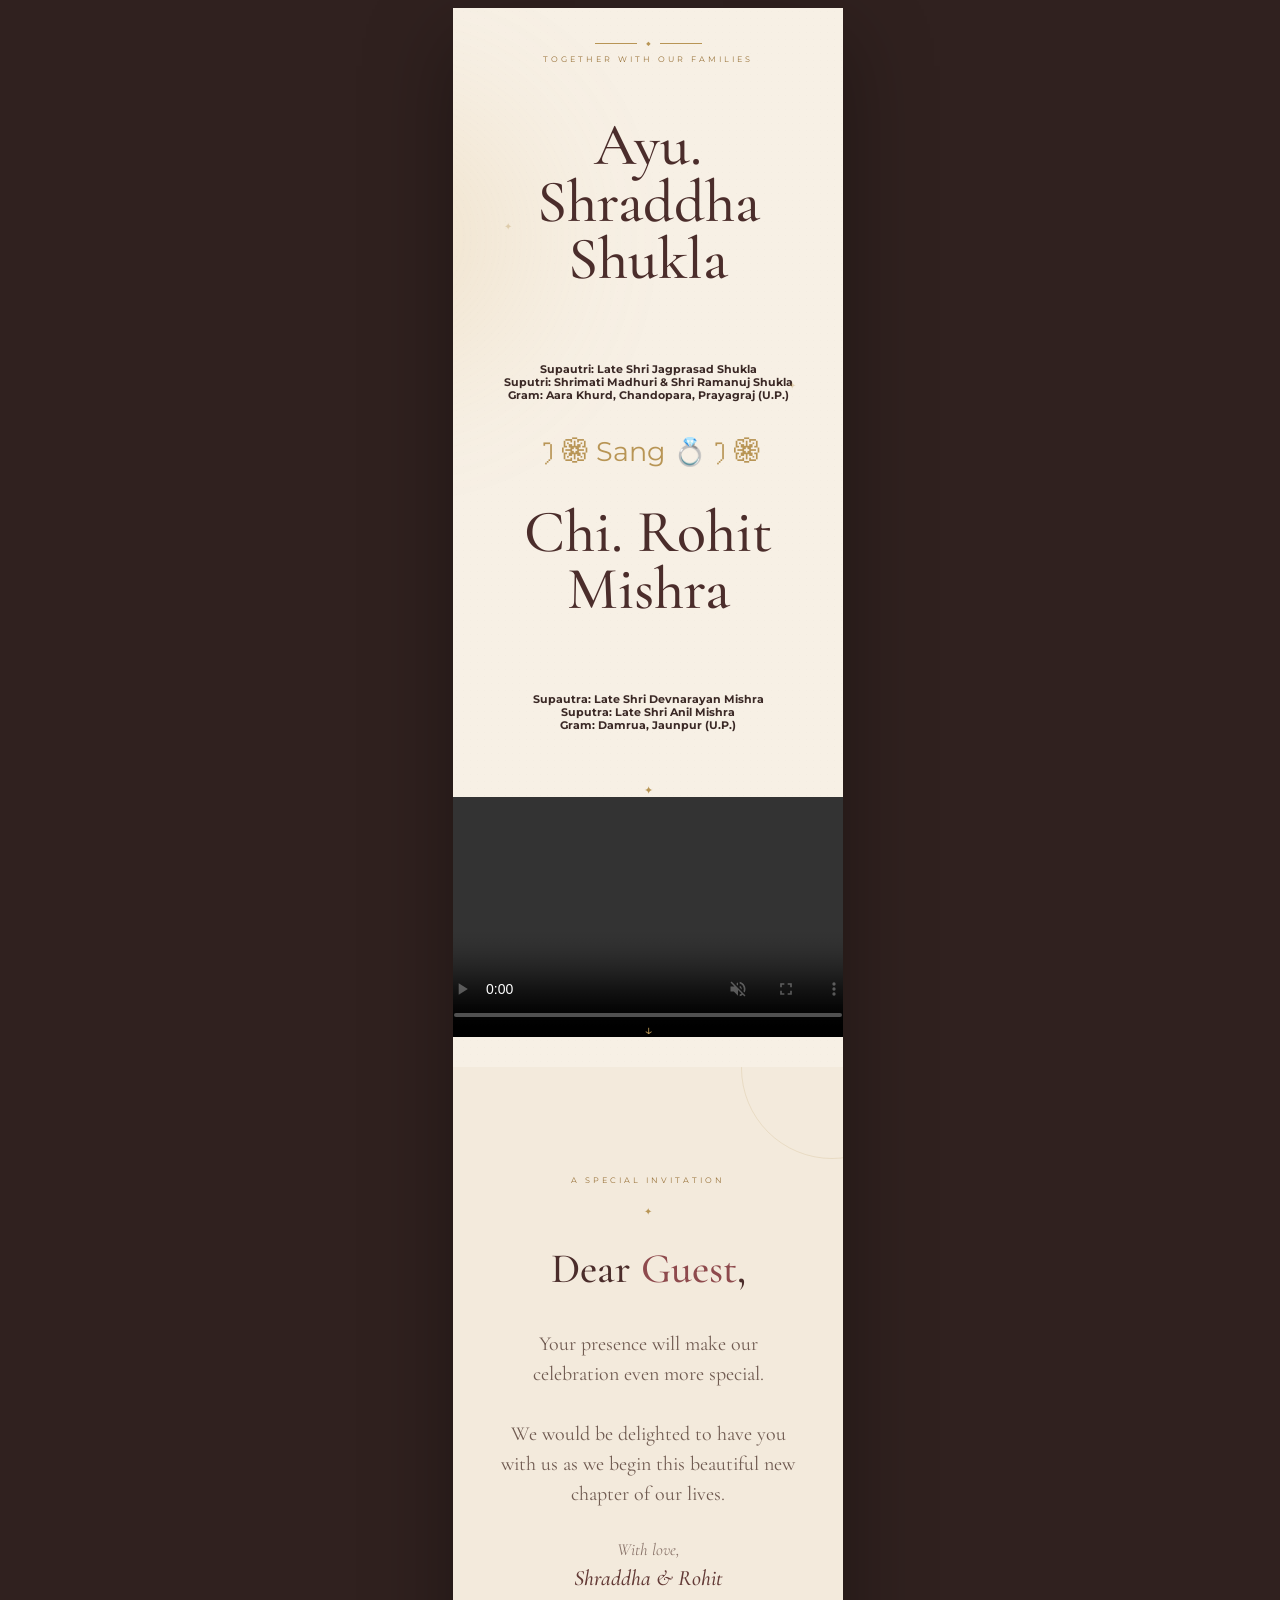
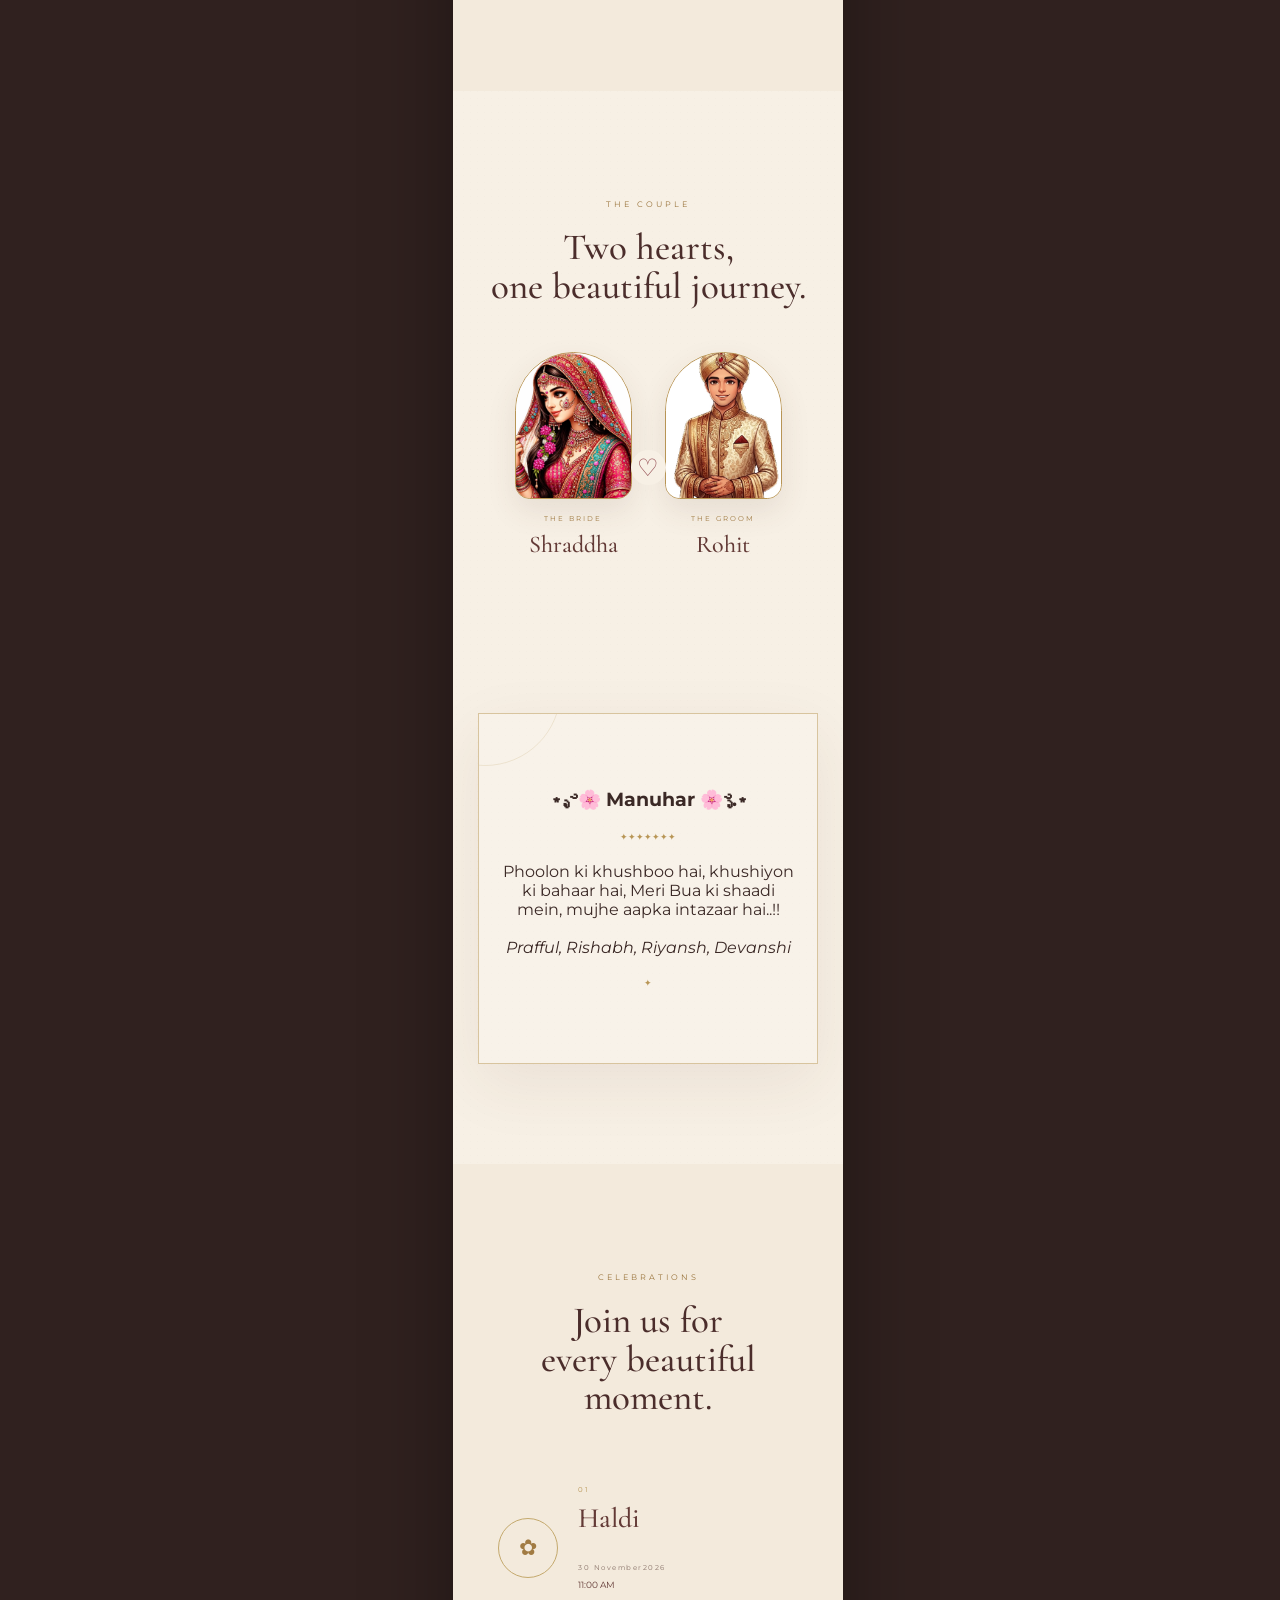
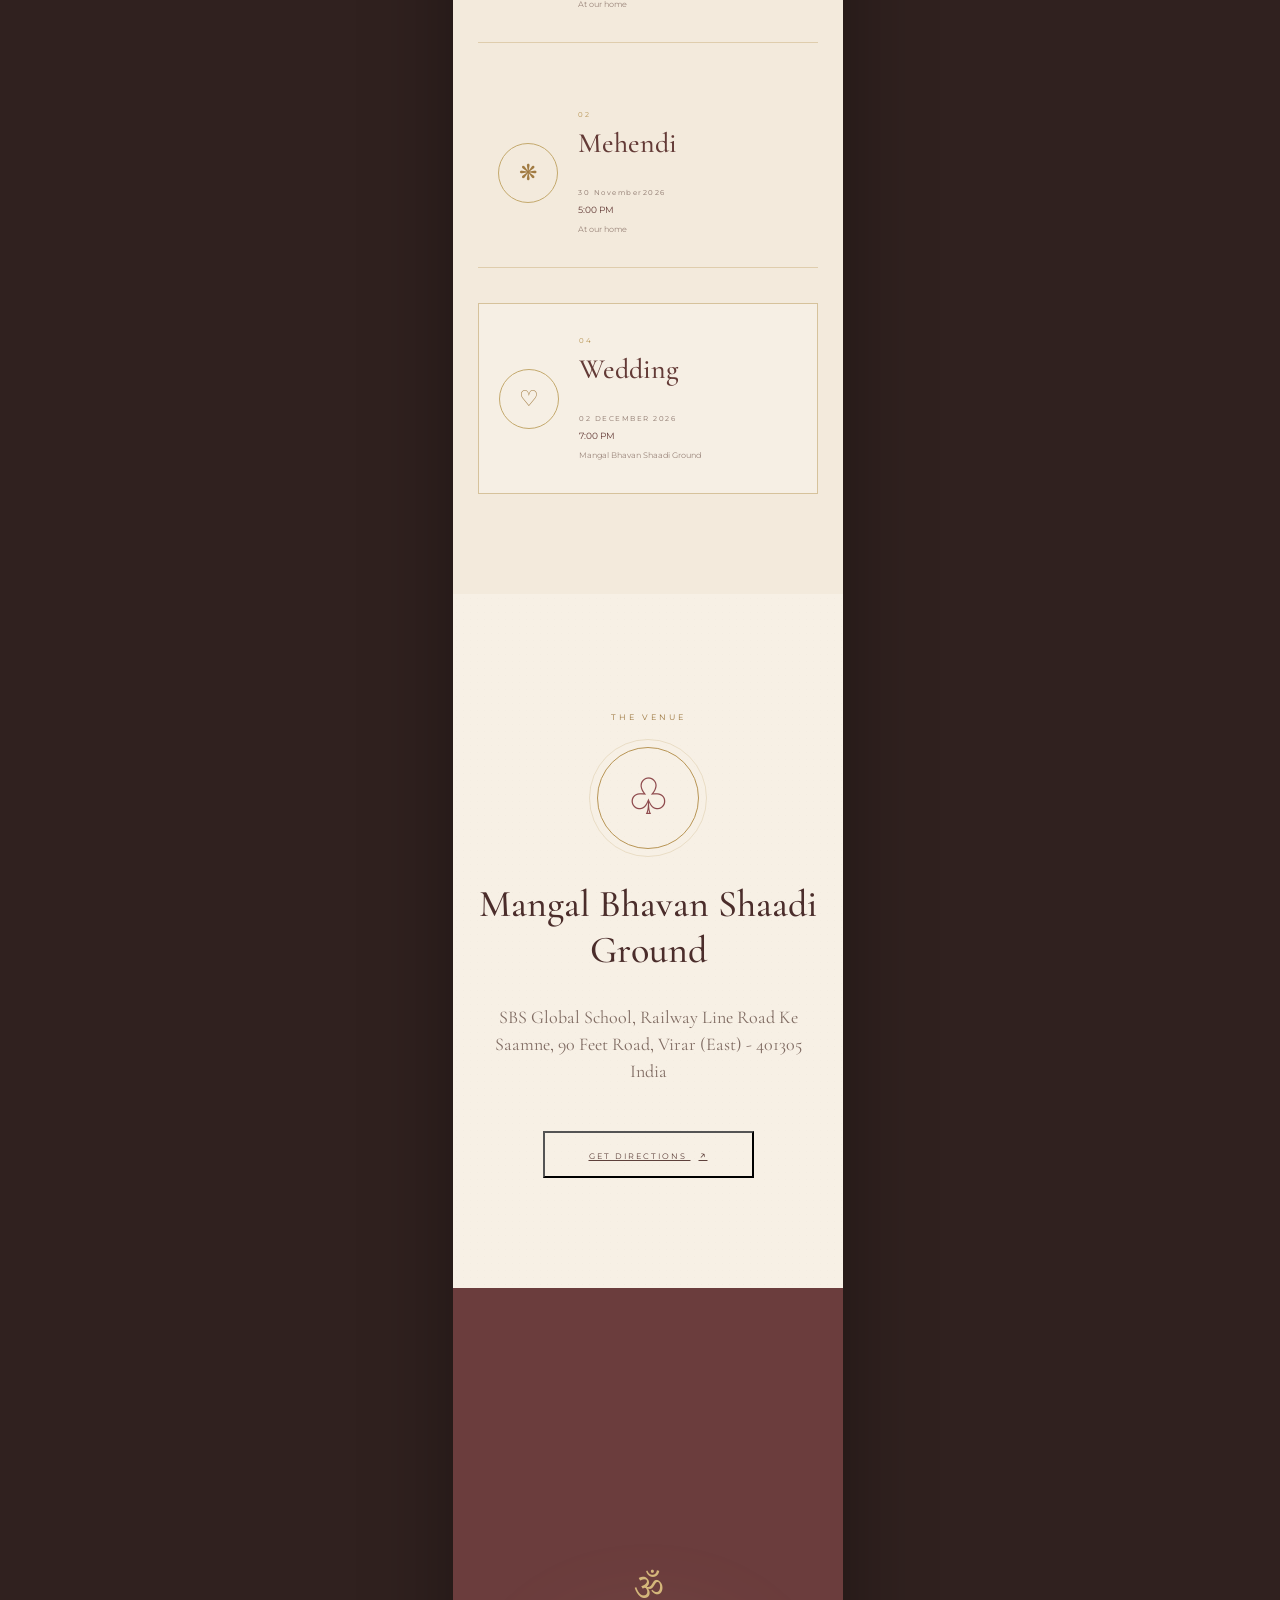
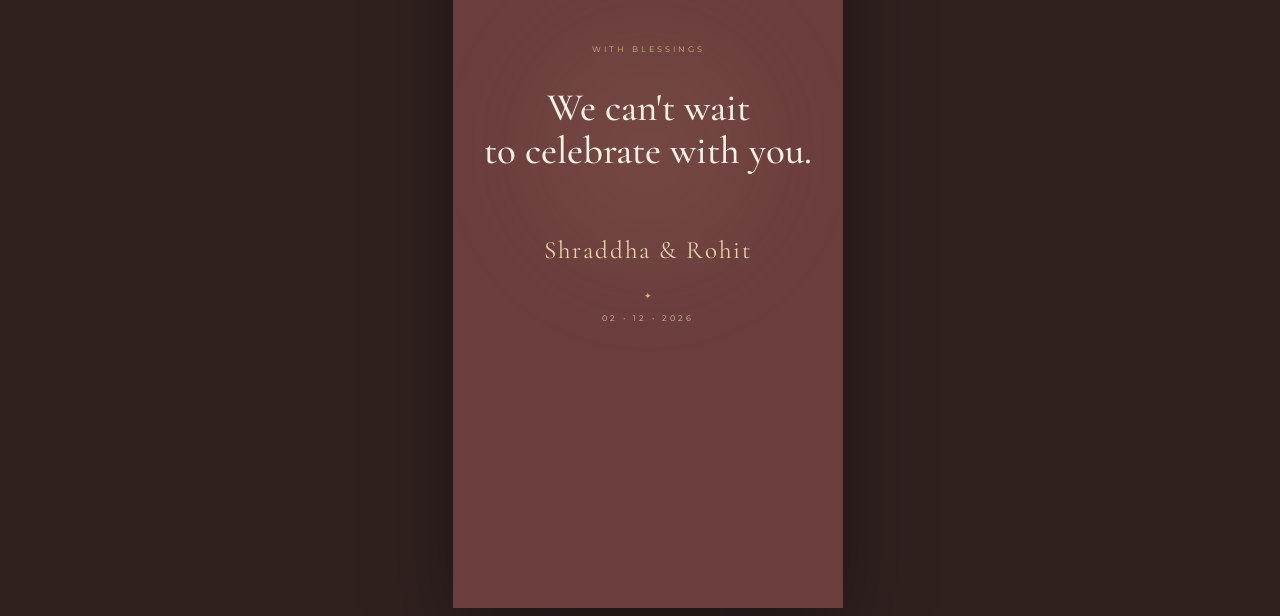
<file: invitation.html>
<!DOCTYPE html>
<html lang="en">

<head>

    <meta charset="UTF-8">

    <meta
        name="viewport"
        content="width=device-width, initial-scale=1.0, maximum-scale=1.0, user-scalable=no"
    >

    <title>Shraddha & Rohit | Our Wedding</title>


    <!-- Google Fonts -->

    <link rel="preconnect" href="https://fonts.googleapis.com">

    <link
        rel="preconnect"
        href="https://fonts.gstatic.com"
        crossorigin
    >

    <link
        href="https://fonts.googleapis.com/css2?family=Cormorant+Garamond:wght@400;500;600;700&family=Montserrat:wght@300;400;500;600&family=Noto+Serif+Devanagari:wght@400;500&display=swap"
        rel="stylesheet"
    >


    <!-- Invitation CSS -->

    <link rel="stylesheet" href="invitation.css" >
    <link rel="stylesheet" href="welcome.css" >

</head>


<body>

	<! --- Audio --- >
	<audio id="weddingMusic" loop preload="auto">
		    <source src="Flute Ringtone.mp3" type="audio/mpeg">
	</audio>


    <!-- ======================================
         MAIN INVITATION
    ======================================= -->

    <main class="invitation-page">


        <!-- Background decoration -->

        <div class="background-glow glow-one"></div>
        <div class="background-glow glow-two"></div>


        <!-- ==================================
             HERO SECTION
        =================================== -->

        <section class="hero-section">


            <!-- Top decoration -->

            <div class="top-decoration">

                <span></span>

                <div>◆</div>

                <span></span>

            </div>


            <!-- Small heading -->

            <p class="eyebrow">
                TOGETHER WITH OUR FAMILIES
            </p>


            <!-- Main heading -->
		
            <h1>

                Ayu. Shraddha Shukla
		<h6>	Supautri: Late Shri Jagprasad Shukla </br> Suputri: Shrimati Madhuri & Shri Ramanuj Shukla </br> Gram: Aara Khurd, 					Chandopara, Prayagraj (U.P.)
		</h6>
	   </h1>
           
	     <span style="display: block; font-size: 27px; color: #b89555; margin: 8px 0; animation: heartbeat 3s ease-in-out infinite;"> ꫂ❁ Sang 💍ꫂ❁</span>
		

	   <h1>
               	Chi. Rohit Mishra
			<h6>
				Supautra: Late Shri Devnarayan Mishra </br> Suputra: Late Shri Anil Mishra </br> Gram: Damrua, Jaunpur (U.P.)
			</h6>
           </h1>



            <!-- Decorative line -->

            <div class="hero-flower">
                ✦
            </div>


        <video width="420" height="240"autoplay muted loop playsinline controls>
		    <source src="Wedding_invitation.mp4" type="video/mp4">
	</video>


            <!-- Date -->

          <!--  <div class="hero-date">

                <span>
                    02
                </span>

                <div>

                    <strong>
                        DECEMBER
                    </strong>

                    <small>
                        2026
                    </small>

                </div> 


            </div>


            <p class="hero-day">
                Wednesday • 7:00 PM
            </p>-->



            <!-- Scroll -->

		<!-- <div class="card new">

		  <div class="title"> ⋆.ೃ࿔🌸 Manuhar 🌸࿔ೃ⋆. </div>
			  <div class="content" style="text-wrap: auto;">
				    Phoolon ki khushboo hai, khushiyon ki bahaar hai, Meri Bua ki shaadi mein, mujhe aapka intazaar hai..!! 						</br>
					<i>Prafful, Rishabh, Riyansh, Devanshi</i>

				    <br> 
			  </div>
		  </div> --> 


            <div class="scroll-indicator">

                <span>
                    
               	 </span>

                <b>
                    ↓
                </b>

            </div>


        </section>



        <!-- ==================================
             PERSONALIZED GREETING
        =================================== -->

        <section class="personal-section">


            <p class="section-label">
                A SPECIAL INVITATION
            </p>


            <div class="small-flower">
                ✦
            </div>


            <h2>
                Dear <span id="guestName">Guest</span>,
            </h2>


            <p class="personal-message">

                Your presence will make our
                celebration even more special.

                <br><br>

                We would be delighted to have
                you with us as we begin this
                beautiful new chapter of our lives.

            </p>


            <div class="signature">

                With love,

                <strong>
                    Shraddha & Rohit
                </strong>

            </div>


        </section>



        <!-- ==================================
             COUPLE SECTION
        =================================== -->

        <section class="couple-section">


            <p class="section-label">
                THE COUPLE
            </p>


            <h2>
                Two hearts,
                <br>
                one beautiful journey.
            </h2>


            <div class="couple-cards">


                <!-- Bride -->

                <div class="person-card">

		    <div class="photo-placeholder">
		        <img src="bride.jpg" alt="Shraddha">
		    </div>

		    <p class="person-role">
		        THE BRIDE
		    </p>

		    <h3>
		        Shraddha
		    </h3>
                </div>


                <!-- Heart -->

                <div class="between-heart">
                    ♡
                </div>


                <!-- Groom -->

                <div class="person-card">

                    <div class="photo-placeholder">
                        <img src="Groom1.jpg" alt="rohit">
                    </div>

                    <p class="person-role">
                        THE GROOM
                    </p>

                    <h3>
                        Rohit
                    </h3>

                </div>


            </div>


        </section>



        <!-- ==================================
             WEDDING DATE
        =================================== -->

        <section class="date-card-section">


            <div class="date-card">


<!--                <p class="section-label">
                    SAVE THE DATE
                </p> -->


              <!--  <div class="large-date">

                    <span>
                        02
                    </span>

                    <div>

                        <strong>
                            DECEMBER
                        </strong>

                        <small>
                            2026
                        </small>

                    </div>

                </div> -->



		  <div class="title"> <h3> ⋆.ೃ࿔🌸 Manuhar 🌸࿔ೃ.⋆ </h3></div>
					<div class="date-divider">
				                    ✦✦✦✦✦✦✦
                			</div>
			  <div class="content" style="text-wrap: auto;">
				    Phoolon ki khushboo hai, khushiyon ki bahaar hai, Meri Bua ki shaadi mein, mujhe aapka intazaar hai..!! 						</br></br>
					<i>Prafful, Rishabh, Riyansh, Devanshi</i>

				    <br> 
			  </div>
		  

                <div class="date-divider">
                    ✦
                </div>


             <!--   <p class="date-day">
                    SATURDAY
                </p>


                <p class="date-time">
                    7:00 PM ONWARDS
                </p>
-->

            </div>


        </section>



        <!-- ==================================
             EVENTS
        =================================== -->

        <section class="events-section">


            <p class="section-label">
                CELEBRATIONS
            </p>


            <h2>
                Join us for
                <br>
                every beautiful moment.
            </h2>


            <!-- Event 1 -->

            <article class="event-card">

                <div class="event-icon">
                    ✿
                </div>

                <div class="event-content">

                    <p class="event-number">
                        01
                    </p>

                    <h3>
                        Haldi
                    </h3>

                    <p class="event-date">
                        30 November2026
                    </p>

                    <p class="event-time">
                        11:00 AM
                    </p>

                    <p class="event-location">
                        At our home
                    </p>

                </div>

            </article>


            <!-- Event 2 -->

            <article class="event-card">

                <div class="event-icon">
                    ❋
                </div>

                <div class="event-content">

                    <p class="event-number">
                        02
                    </p>

                    <h3>
                        Mehendi
                    </h3>

                    <p class="event-date">
                        30 November2026
                    </p>

                    <p class="event-time">
                        5:00 PM
                    </p>

                    <p class="event-location">
                        At our home
                    </p>

                </div>

            </article>


            <!-- Event 4 -->

            <article class="event-card featured-event">

                <div class="event-icon">
                    ♡
                </div>

                <div class="event-content">

                    <p class="event-number">
                        04
                    </p>

                    <h3>
                        Wedding
                    </h3>

                    <p class="event-date">
                        02 DECEMBER 2026
                    </p>

                    <p class="event-time">
                        7:00 PM
                    </p>

                    <p class="event-location">
                        Mangal Bhavan Shaadi Ground
                    </p>

                </div>

            </article>


        </section>



        <!-- ==================================
             VENUE
        =================================== -->

        <section class="venue-section">


            <p class="section-label">
                THE VENUE
            </p>


            <div class="venue-illustration">
                ♧
            </div>


            <h2>
                Mangal Bhavan Shaadi Ground
            </h2>


            <p class="venue-address">

                SBS Global School, Railway Line Road Ke Saamne, 90 Feet Road, Virar (East) - 401305

                <br>

                India

            </p>


            <button type="button" class="map-button"> 
			
			<a href="https://www.google.com/maps/dir/?api=1&destination=SBS+Global+School+%26+Jr.+College,+D-Mart,+Ekvira+Darshan,+Virar+East,+Vasai-Virar,+Maharashtra+401305"class="map-button">
               				 GET DIRECTIONS
	        	        <span>↗</span>
			</a>
            </button>


        </section>



        <!-- ==================================
             FINAL MESSAGE
        =================================== -->

        <section class="final-section">


            <div class="final-symbol">
                ॐ
            </div>


            <p class="section-label">
                WITH BLESSINGS
            </p>


            <h2>
                We can't wait
                <br>
                to celebrate with you.
            </h2>


            <div class="final-names">
                Shraddha & Rohit
            </div>


            <div class="final-divider">
                ✦
            </div>


            <p class="final-date">
                02 • 12 • 2026
            </p>


        </section>


    </main>


    <!-- ======================================
         JAVASCRIPT
    ======================================= -->

    <script>

        /*
         * For now this is a temporary guest name.
         *
         * Later we'll connect this to the name
         * entered on the first page.
         */

        const guestName =
            localStorage.getItem("guestName");


        if (guestName) {

            document.getElementById("guestName")
                .textContent = guestName;

        }

	// Wedding Background Music on Scroll

const weddingMusic = document.getElementById("weddingMusic");
const musicButton = document.getElementById("musicButton");

let musicStarted = false;

window.addEventListener("scroll", function startMusicOnScroll() {

    if (!musicStarted) {

        weddingMusic.play()
            .then(() => {
                musicStarted = true;
                musicButton.classList.add("playing");
                musicButton.innerHTML = "♫";
            })
            .catch(error => {
                console.log("Music playback blocked:", error);
            });

    }

}, { once: true });


// Music ON/OFF button

musicButton.addEventListener("click", function(event) {

    event.stopPropagation();

    if (weddingMusic.paused) {

        weddingMusic.play();
        musicButton.classList.add("playing");
        musicButton.innerHTML = "♫";

    } else {

        weddingMusic.pause();
        musicButton.classList.remove("playing");
        musicButton.innerHTML = "♪";

    }

});


    </script>


</body>

</html>
</file>
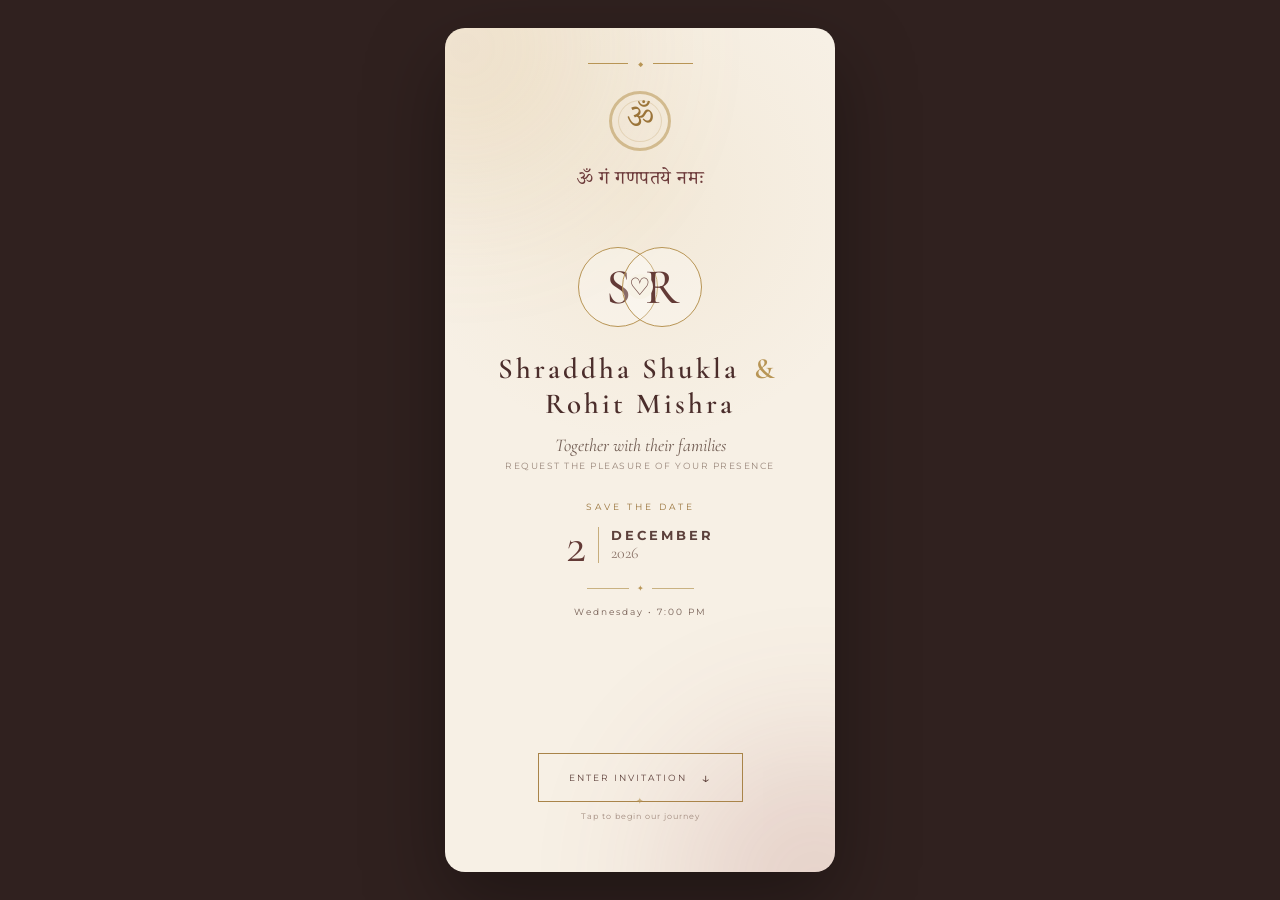
<file: Wlc.html>
<!DOCTYPE html>
<html lang="en">
<head>
    <meta charset="UTF-8">
    <meta name="viewport"
          content="width=device-width, initial-scale=1.0, maximum-scale=1.0, user-scalable=no">

    <title>Our Wedding</title>

    <!-- Google Fonts -->
    <link rel="preconnect" href="https://fonts.googleapis.com">
    <link rel="preconnect" href="https://fonts.gstatic.com" crossorigin>

    <link href="https://fonts.googleapis.com/css2?family=Cormorant+Garamond:wght@400;500;600;700&family=Montserrat:wght@300;400;500;600&family=Noto+Serif+Devanagari:wght@400;500&display=swap"
          rel="stylesheet">

    <link rel="stylesheet" href="style.css">
</head>

<body>

<main class="wedding-page">
<! --- Audio --- >
	<audio id="weddingMusic" loop preload="auto">
		    <source src="Flute Ringtone.mp3" type="audio/mpeg">
	</audio>

    <!-- Decorative background -->
    <div class="glow glow-one"></div>
    <div class="glow glow-two"></div>

    <!-- Top decorative element -->
    <div class="top-decoration">
        <span></span>
        <span class="diamond">◆</span>
        <span></span>
    </div>

    <!-- Ganesha -->
    <section class="ganesha-section">

        <!-- Temporary text symbol.
             Replace this with your actual Ganesha SVG/image later. -->
        <div class="ganesha-symbol">
            ॐ
        </div>

        <div class="mantra">
            ॐ गं गणपतये नमः
        </div>
<!--
        <p class="mantra-english">
            Om Gam Ganapataye Namah
        </p>

    </section>
 -->

    <!-- Couple Monogram -->
    <section class="couple-section">

        <div class="monogram">

            <span class="initial bride-initial">S</span>

            <span class="heart">♡</span>

            <span class="initial groom-initial">R</span>

        </div>

        <div class="names">
            Shraddha  Shukla <span>&</span> Rohit Mishra
        </div>

        <p class="invitation-text">
            Together with their families
        </p>

        <p class="invite-line">
            request the pleasure of your presence
        </p>

    </section>


    <!-- Wedding date -->
    <section class="date-section">

        <p class="small-title">
            SAVE THE DATE
        </p>

        <div class="date">
            <span>2</span>

            <div>
                <strong>DECEMBER</strong>
                <small>2026</small>
            </div>
        </div>

        <div class="divider">
            <span></span>
            <span>✦</span>
            <span></span>
        </div>

        <p class="wedding-day">
            Wednesday • 7:00 PM
        </p>

    </section>

	</br></br></br></br></br></br>

    <!-- Enter button -->
    <section class="enter-section">

        <button
            type="button"
            class="enter-button"
            onclick="enterInvitation()">

            <span>
                ENTER INVITATION
            </span>

            <span class="arrow">
                ↓
            </span>

        </button>

        <p class="scroll-text">
            Tap to begin our journey
        </p>

    </section>


    <!-- Bottom decoration -->
    <div class="bottom-decoration">
        ✦
    </div>

</main>


<!-- =========================================
     PAGE NAVIGATION
========================================= -->

<script>

    function enterInvitation() {

        // Add the existing exit animation
        document
            .querySelector(".wedding-page")
            .classList.add("page-exit");


        // Wait for the animation, then open welcome.html
        setTimeout(function () {

            window.location.href = "welcome.html";

        }, 700);

    }


	// Wedding Background Music on Scroll

const weddingMusic = document.getElementById("weddingMusic");
const musicButton = document.getElementById("musicButton");

let musicStarted = false;

window.addEventListener("scroll", function startMusicOnScroll() {

    if (!musicStarted) {

        weddingMusic.play()
            .then(() => {
                musicStarted = true;
                musicButton.classList.add("playing");
                musicButton.innerHTML = "♫";
            })
            .catch(error => {
                console.log("Music playback blocked:", error);
            });

    }

}, { once: true });


// Music ON/OFF button

musicButton.addEventListener("click", function(event) {

    event.stopPropagation();

    if (weddingMusic.paused) {

        weddingMusic.play();
        musicButton.classList.add("playing");
        musicButton.innerHTML = "♫";

    } else {

        weddingMusic.pause();
        musicButton.classList.remove("playing");
        musicButton.innerHTML = "♪";

    }

});

</script>

</body>
</html>
</file>
<file: invitation.css>
```css
/* =========================================
   PREMIUM WEDDING INVITATION
   MOBILE FIRST
========================================= */


/* =========================================
   RESET
========================================= */

* {
    margin: 0;
    padding: 0;
    box-sizing: border-box;
}

html {
    scroll-behavior: smooth;
}

body {
    width: 100%;
    min-height: 100%;
    background: #30211f;
    color: #3b2926;
    font-family: "Montserrat", sans-serif;
    overflow-x: hidden;
}


/* =========================================
   MAIN PAGE
========================================= */

.invitation-page {
    position: relative;
    width: 100%;
    overflow: hidden;
    background: #f7f0e5;
}


/* =========================================
   AMBIENT BACKGROUND
========================================= */

.background-glow {
    position: absolute;
    width: 300px;
    height: 300px;
    border-radius: 50%;
    filter: blur(100px);
    pointer-events: none;
    opacity: 0.18;
    z-index: 0;
}

.glow-one {
    top: 100px;
    left: -190px;
    background: #d0a65d;
    animation: floatingGlow 9s ease-in-out infinite;
}

.glow-two {
    top: 1200px;
    right: -190px;
    background: #8b4149;
    animation: floatingGlow 11s ease-in-out infinite reverse;
}


/* =========================================
   SUBTLE PAPER TEXTURE
========================================= */

.invitation-page::before {
    content: "";
    position: absolute;
    inset: 0;

    background-image:
        radial-gradient(
            rgba(120, 90, 65, 0.055) 0.7px,
            transparent 0.7px
        );

    background-size: 7px 7px;

    opacity: 0.35;

    pointer-events: none;

    z-index: 1;
}


/* =========================================
   COMMON
========================================= */

section {
    position: relative;
    z-index: 2;
}

.section-label {
    font-size: 8px;
    letter-spacing: 3px;
    color: #9a743c;
    text-transform: uppercase;
}


/* =========================================
   HERO
========================================= */

.hero-section {
    min-height: 100svh;

    padding:
        38px
        25px
        30px;

    display: flex;
    flex-direction: column;
    align-items: center;
    justify-content: center;

    text-align: center;

    overflow: hidden;
}


/* =========================================
   GOLD PARTICLES
========================================= */

.hero-section::before,
.hero-section::after {
    content: "✦";
    position: absolute;

    color: #b89555;
    opacity: 0.35;

    font-size: 10px;

    animation:
        particleFloat 5s ease-in-out infinite;
}

.hero-section::before {
    top: 20%;
    left: 13%;
}

.hero-section::after {
    top: 35%;
    right: 12%;

    animation-delay: 2s;
}


/* =========================================
   TOP DECORATION
========================================= */

.top-decoration {
    display: flex;
    align-items: center;
    gap: 9px;

    margin-bottom: 35px;

    opacity: 0;

    animation:
        fadeDown 1s ease forwards;
}

.top-decoration span {
    width: 45px;
    height: 1px;
    background: #b89555;

    position: relative;
    overflow: hidden;
}

.top-decoration span::after {
    content: "";

    position: absolute;

    top: 0;
    left: -100%;

    width: 100%;
    height: 100%;

    background: #f1dca9;

    animation:
        lineShimmer 2.5s ease-in-out 1s forwards;
}

.top-decoration div {
    font-size: 8px;
    color: #b89555;

    animation:
        rotateDiamond 5s linear infinite;
}


/* =========================================
   EYEBROW
========================================= */

.hero-section .eyebrow {
    font-size: 8px;
    letter-spacing: 3px;

    color: #9a743c;

    margin-bottom: 25px;

    opacity: 0;

    animation:
        fadeUp 1s ease 0.25s forwards;
}


/* =========================================
   MAIN NAMES
========================================= */

.hero-section h1 {
    font-family:
        "Cormorant Garamond",
        serif;

    font-size: 60px;
    line-height: 0.95;

    font-weight: 500;

    color: #4b2d2b;

    opacity: 0;

    animation:
        heroNames 1.2s cubic-bezier(.2,.8,.2,1) 0.35s forwards;
}

.hero-section h1 span {
    display: block;

    font-size: 27px;

    color: #b89555;

    margin: 8px 0;

    animation:
        heartbeat 3s ease-in-out infinite;
}


/* =========================================
   HERO FLOWER
========================================= */

.hero-flower {
    margin-top: 27px;

    color: #b89555;

    font-size: 11px;

    opacity: 0;

    animation:
        fadeUp 1s ease 0.65s forwards,
        gentleRotate 7s linear 1.6s infinite;
}


/* =========================================
   HERO MESSAGE
========================================= */

.hero-message {
    max-width: 280px;

    margin-top: 20px;

    font-family:
        "Cormorant Garamond",
        serif;

    font-size: 21px;

    line-height: 1.4;

    font-style: italic;

    color: #715c52;

    opacity: 0;

    animation:
        fadeUp 1s ease 0.75s forwards;
}


/* =========================================
   HERO DATE
========================================= */

.hero-date {
    margin-top: 32px;

    display: flex;

    align-items: center;

    gap: 13px;

    opacity: 0;

    animation:
        fadeUp 1s ease 0.9s forwards;
}

.hero-date > span {
    font-family:
        "Cormorant Garamond",
        serif;

    font-size: 58px;

    color: #633a36;

    line-height: 1;

    transition:
        transform 0.5s ease;
}

.hero-date:hover > span {
    transform: scale(1.08);
}

.hero-date div {
    padding-left: 13px;

    border-left: 1px solid #c8ae7c;

    display: flex;

    flex-direction: column;

    align-items: flex-start;
}

.hero-date strong {
    font-size: 12px;
    letter-spacing: 3px;

    color: #5c403b;
}

.hero-date small {
    margin-top: 2px;

    font-family:
        "Cormorant Garamond",
        serif;

    font-size: 17px;

    color: #8d766b;
}


.hero-day {
    margin-top: 13px;

    font-size: 8px;

    letter-spacing: 2px;

    color: #89736a;

    opacity: 0;

    animation:
        fadeUp 1s ease 1s forwards;
}


/* =========================================
   SCROLL INDICATOR
========================================= */

.scroll-indicator {
    position: absolute;

    bottom: 28px;

    display: flex;

    flex-direction: column;

    align-items: center;

    gap: 8px;

    color: #9b8579;

    opacity: 0;

    animation:
        fadeUp 1s ease 1.2s forwards;
}

.scroll-indicator span {
    font-size: 7px;

    letter-spacing: 2px;
}

.scroll-indicator b {
    font-size: 15px;

    font-weight: 400;

    color: #b89555;

    animation:
        bounce 1.8s infinite;
}


/* =========================================
   SECTION REVEAL
========================================= */

.personal-section,
.couple-section,
.date-card-section,
.events-section,
.venue-section,
.final-section {
    transition:
        opacity 1s ease,
        transform 1s cubic-bezier(.2,.8,.2,1);
}


/* =========================================
   PERSONAL SECTION
========================================= */

.personal-section {
    padding:
        100px
        30px;

    text-align: center;

    background: #f3eadc;

    overflow: hidden;
}


/* Decorative ring */

.personal-section::before {
    content: "";

    position: absolute;

    width: 180px;
    height: 180px;

    border:
        1px solid
        rgba(184,149,85,0.18);

    border-radius: 50%;

    top: -90px;
    right: -80px;

    animation:
        slowSpin 18s linear infinite;
}


.personal-section h2 {
    margin-top: 25px;

    font-family:
        "Cormorant Garamond",
        serif;

    font-size: 42px;

    font-weight: 500;

    color: #4b2d2b;
}

.personal-section h2 span {
    color: #8e4a4d;
}

.small-flower {
    margin-top: 20px;

    font-size: 10px;

    color: #b89555;

    animation:
        heartbeat 3s ease-in-out infinite;
}

.personal-message {
    max-width: 300px;

    margin: 25px auto 0;

    font-family:
        "Cormorant Garamond",
        serif;

    font-size: 20px;

    line-height: 1.5;

    color: #715c52;
}

.signature {
    margin-top: 30px;

    display: flex;

    flex-direction: column;

    gap: 5px;

    font-family:
        "Cormorant Garamond",
        serif;

    font-size: 17px;

    font-style: italic;

    color: #8a746a;
}

.signature strong {
    font-size: 22px;

    font-weight: 500;

    color: #633a36;
}


/* =========================================
   COUPLE
========================================= */

.couple-section {
    padding:
        100px
        25px;

    text-align: center;

    overflow: hidden;
}

.couple-section h2 {
    margin-top: 20px;

    font-family:
        "Cormorant Garamond",
        serif;

    font-size: 37px;

    line-height: 1.05;

    font-weight: 500;

    color: #4b2d2b;
}


/* Couple cards */

.couple-cards {
    margin-top: 45px;

    display: flex;

    align-items: center;

    justify-content: center;
}

.person-card {
    width: 125px;

    transition:
        transform 0.6s cubic-bezier(.2,.8,.2,1);
}

.person-card:hover {
    transform:
        translateY(-8px);
}


/* =========================================
   PHOTO PLACEHOLDER
========================================= */

.photo-placeholder {
    width: 115px;
    height: 145px;

    margin: auto;

    border-radius:
        60px 60px 15px 15px;

    border:
        1px solid
        #b89555;

    background:
        linear-gradient(
            145deg,
            #eadcc8,
            #d9c6aa
        );

    display: flex;

    align-items: center;
    justify-content: center;

    font-family:
        "Cormorant Garamond",
        serif;

    font-size: 55px;

    color:
        rgba(99,58,54,0.35);

    position: relative;

    overflow: hidden;

    box-shadow:
        0 12px 30px
        rgba(92,61,47,0.10);
}

.photo-placeholder img {
    width: 100%;
    height: 100%;
    object-fit: cover;
    display: block;
}

/* Gold light sweep */

.photo-placeholder::after {
    content: "";

    position: absolute;

    top: 0;
    left: -120%;

    width: 70%;
    height: 100%;

    background:
        linear-gradient(
            90deg,
            transparent,
            rgba(255,255,255,0.45),
            transparent
        );

    transform:
        skewX(-20deg);

    animation:
        photoShimmer 5s ease-in-out infinite;
}


.person-role {
    margin-top: 15px;

    font-size: 7px;

    letter-spacing: 2px;

    color: #a17b42;
}

.person-card h3 {
    margin-top: 4px;

    font-family:
        "Cormorant Garamond",
        serif;

    font-size: 24px;

    font-weight: 500;

    color: #633a36;
}


/* Heart */

.between-heart {
    margin: 0 -5px;

    width: 35px;
    height: 35px;

    border-radius: 50%;

    background: #f7f0e5;

    display: flex;

    align-items: center;
    justify-content: center;

    color: #934b50;

    font-size: 24px;

    z-index: 2;

    animation:
        heartbeat 2.8s ease-in-out infinite;
}


/* =========================================
   DATE CARD
========================================= */

.date-card-section {
    padding:
        30px
        25px
        100px;
}

.date-card {
    padding:
        55px
        20px;

    text-align: center;

    border:
        1px solid
        rgba(184,149,85,0.5);

    background:
        rgba(255,255,255,0.18);

    position: relative;

    overflow: hidden;

    box-shadow:
        0 20px 60px
        rgba(87,56,42,0.08);

    transition:
        transform 0.5s ease,
        box-shadow 0.5s ease;
}


.date-card::before {
    content: "";

    position: absolute;

    width: 150px;
    height: 150px;

    border:
        1px solid
        rgba(184,149,85,0.18);

    border-radius: 50%;

    top: -100px;
    left: -70px;
}


.date-card:hover {
    transform:
        translateY(-5px);

    box-shadow:
        0 28px 70px
        rgba(87,56,42,0.13);
}


.large-date {
    margin-top: 28px;

    display: flex;

    align-items: center;

    justify-content: center;

    gap: 14px;
}

.large-date > span {
    font-family:
        "Cormorant Garamond",
        serif;

    font-size: 72px;

    line-height: 1;

    color: #633a36;
}

.large-date div {
    padding-left: 14px;

    border-left:
        1px solid
        #c8ae7c;

    display: flex;

    flex-direction: column;

    align-items: flex-start;
}

.large-date strong {
    font-size: 14px;

    letter-spacing: 3px;

    color: #5c403b;
}

.large-date small {
    font-family:
        "Cormorant Garamond",
        serif;

    font-size: 19px;

    color: #8d766b;
}

.date-divider {
    margin: 20px 0;

    color: #b89555;

    font-size: 9px;

    animation:
        heartbeat 3s ease-in-out infinite;
}

.date-day {
    font-size: 9px;

    letter-spacing: 3px;

    color: #633a36;
}

.date-time {
    margin-top: 7px;

    font-size: 8px;

    letter-spacing: 2px;

    color: #9a857a;
}


/* =========================================
   EVENTS
========================================= */

.events-section {
    padding:
        100px
        25px;

    background: #f3eadc;

    text-align: center;
}

.events-section h2 {
    margin-top: 20px;

    font-family:
        "Cormorant Garamond",
        serif;

    font-size: 37px;

    line-height: 1.05;

    font-weight: 500;

    color: #4b2d2b;
}


/* Event cards */

.event-card {
    margin-top: 35px;

    padding:
        25px
        20px;

    display: flex;

    align-items: center;

    text-align: left;

    gap: 20px;

    border-bottom:
        1px solid
        rgba(184,149,85,0.35);

    transition:
        transform 0.5s ease,
        background 0.5s ease;
}

.event-card:hover {
    transform:
        translateX(5px);

    background:
        rgba(255,255,255,0.25);
}


.event-icon {
    flex-shrink: 0;

    width: 58px;
    height: 58px;

    border:
        1px solid
        #c4a96d;

    border-radius: 50%;

    display: flex;

    align-items: center;
    justify-content: center;

    color: #a17b42;

    font-size: 22px;

    transition:
        transform 0.5s ease,
        background 0.5s ease;
}


.event-card:hover .event-icon {
    transform:
        rotate(10deg)
        scale(1.08);

    background:
        rgba(184,149,85,0.08);
}


.event-content {
    flex: 1;
}

.event-number {
    font-size: 7px;

    letter-spacing: 2px;

    color: #b89555;
}

.event-content h3 {
    margin-top: 3px;

    font-family:
        "Cormorant Garamond",
        serif;

    font-size: 28px;

    font-weight: 500;

    color: #633a36;
}

.event-date {
    margin-top: 3px;

    font-size: 7px;

    letter-spacing: 1.5px;

    color: #8a746a;
}

.event-time {
    margin-top: 5px;

    font-size: 9px;

    color: #633a36;
}

.event-location {
    margin-top: 3px;

    font-size: 8px;

    color: #9a857a;
}

.featured-event {
    border:
        1px solid
        rgba(184,149,85,0.5);

    background:
        rgba(255,255,255,0.22);

    position: relative;
}


/* =========================================
   VENUE
========================================= */

.venue-section {
    padding:
        110px
        25px;

    text-align: center;
}

.venue-illustration {
    margin:
        25px auto;

    width: 100px;
    height: 100px;

    border:
        1px solid
        #b89555;

    border-radius: 50%;

    display: flex;

    align-items: center;
    justify-content: center;

    font-family:
        "Cormorant Garamond",
        serif;

    font-size: 50px;

    color: #8e4a4d;

    position: relative;

    animation:
        venuePulse 4s ease-in-out infinite;
}


.venue-illustration::before {
    content: "";

    position: absolute;

    inset: -9px;

    border:
        1px solid
        rgba(184,149,85,0.22);

    border-radius: 50%;

    animation:
        slowSpin 14s linear infinite;
}


.venue-section h2 {
    font-family:
        "Cormorant Garamond",
        serif;

    font-size: 38px;

    font-weight: 500;

    color: #4b2d2b;
}

.venue-address {
    margin-top: 12px;

    font-family:
        "Cormorant Garamond",
        serif;

    font-size: 18px;

    line-height: 1.5;

    color: #806c63;
}


.map-button {
    margin-top: 28px;

    padding:
        14px
        22px;

    background: transparent;

    color: #5e403b;

    font-family:
        "Montserrat",
        sans-serif;

    font-size: 8px;

    letter-spacing: 2px;

    cursor: pointer;

    transition:
        all 0.3s ease;
}

.map-button:hover {
    background: #6b3d3d;

    color: #fffaf1;

    transform:
        translateY(-3px);
}

.map-button span {
    margin-left: 8px;

    font-size: 12px;
}


/* =========================================
   FINAL SECTION
========================================= */

.final-section {
    min-height: 80svh;

    padding:
        100px
        25px;

    background: #6b3d3d;

    color: #f7f0e5;

    text-align: center;

    display: flex;

    flex-direction: column;

    align-items: center;

    justify-content: center;

    overflow: hidden;
}


/* Gold floating glow */

.final-section::before {
    content: "";

    position: absolute;

    width: 240px;
    height: 240px;

    border-radius: 50%;

    background:
        rgba(214,183,123,0.08);

    filter: blur(50px);

    animation:
        floatingGlow 7s ease-in-out infinite;
}


.final-symbol {
    font-family:
        "Noto Serif Devanagari",
        serif;

    font-size: 34px;

    color: #d5b77b;

    animation:
        heartbeat 3s ease-in-out infinite;
}

.final-section .section-label {
    margin-top: 25px;

    color: #d5b77b;
}

.final-section h2 {
    margin-top: 25px;

    font-family:
        "Cormorant Garamond",
        serif;

    font-size: 39px;

    line-height: 1.1;

    font-weight: 500;

    opacity: 0;

    animation:
        finalReveal 1.2s ease forwards;
}

.final-names {
    margin-top: 30px;

    font-family:
        "Cormorant Garamond",
        serif;

    font-size: 25px;

    letter-spacing: 2px;

    color: #e8d5ad;
}

.final-divider {
    margin-top: 25px;

    color: #d5b77b;

    font-size: 9px;

    animation:
        gentleRotate 8s linear infinite;
}

.final-date {
    margin-top: 12px;

    font-size: 8px;

    letter-spacing: 3px;

    color: #d6c3a5;
}


/* =========================================
   KEYFRAME ANIMATIONS
========================================= */


/* Fade upward */

@keyframes fadeUp {

    from {
        opacity: 0;
        transform:
            translateY(25px);
    }

    to {
        opacity: 1;
        transform:
            translateY(0);
    }

}


/* Fade downward */

@keyframes fadeDown {

    from {
        opacity: 0;
        transform:
            translateY(-15px);
    }

    to {
        opacity: 1;
        transform:
            translateY(0);
    }

}


/* Hero names */

@keyframes heroNames {

    from {
        opacity: 0;
        transform:
            translateY(35px)
            scale(0.95);
        letter-spacing: 8px;
    }

    to {
        opacity: 1;
        transform:
            translateY(0)
            scale(1);
        letter-spacing: normal;
    }

}


/* Heart */

@keyframes heartbeat {

    0%,
    100% {
        transform:
            scale(1);
    }

    50% {
        transform:
            scale(1.12);
    }

}


/* Arrow */

@keyframes bounce {

    0%,
    100% {
        transform:
            translateY(0);
    }

    50% {
        transform:
            translateY(6px);
    }

}


/* Glow movement */

@keyframes floatingGlow {

    0%,
    100% {
        transform:
            translate(0,0)
            scale(1);
    }

    50% {
        transform:
            translate(35px,25px)
            scale(1.15);
    }

}


/* Gold line */

@keyframes lineShimmer {

    0% {
        left: -100%;
    }

    100% {
        left: 100%;
    }

}


/* Diamond */

@keyframes rotateDiamond {

    0% {
        transform:
            rotate(0deg);
    }

    100% {
        transform:
            rotate(360deg);
    }

}


/* Flower */

@keyframes gentleRotate {

    0% {
        transform:
            rotate(0deg);
    }

    100% {
        transform:
            rotate(360deg);
    }

}


/* Particle */

@keyframes particleFloat {

    0%,
    100% {
        transform:
            translateY(0)
            rotate(0deg);

        opacity: 0.25;
    }

    50% {
        transform:
            translateY(-18px)
            rotate(20deg);

        opacity: 0.65;
    }

}


/* Photo shimmer */

@keyframes photoShimmer {

    0% {
        left: -120%;
    }

    35%,
    100% {
        left: 150%;
    }

}


/* Slow circle */

@keyframes slowSpin {

    from {
        transform:
            rotate(0deg);
    }

    to {
        transform:
            rotate(360deg);
    }

}


/* Venue */

@keyframes venuePulse {

    0%,
    100% {
        transform:
            scale(1);
    }

    50% {
        transform:
            scale(1.04);
    }

}


/* Final */

@keyframes finalReveal {

    from {
        opacity: 0;
        transform:
            translateY(20px);
    }

    to {
        opacity: 1;
        transform:
            translateY(0);
    }

}


/* =========================================
   DESKTOP PREVIEW
========================================= */

@media (min-width: 600px) {

    body {
        display: flex;
        justify-content: center;
    }

    .invitation-page {
        width: 390px;
        max-width: 390px;

        box-shadow:
            0 30px 80px
            rgba(0,0,0,0.35);
    }

}
```
</file>
<file: welcome.css>
```css
/* =========================================
   WEDDING WEBSITE
   WELCOME PAGE
========================================= */


/* =========================================
   RESET
========================================= */

@import url('https://fonts.googleapis.com/css2?family=Space+Grotesk:wght@300..700&display=swap');

* {

    margin: 0;

    padding: 0;

    box-sizing: border-box;

}


html,
body {

    width: 100%;

    min-height: 100%;

}


body {

    background: #30211f;

    font-family:
        "Montserrat",
        sans-serif;

    color: #3b2926;

    overflow-x: hidden;

}


/* =========================================
   MAIN PAGE
========================================= */

.welcome-page {

    position: relative;

    width: 100%;

    min-height: 100svh;

    overflow: hidden;

    display: flex;

    align-items: center;

    justify-content: center;

    padding:
        35px
        25px;

    background:

        radial-gradient(
            circle at 50% 20%,
            rgba(197, 160, 91, 0.13),
            transparent 34%
        ),

        radial-gradient(
            circle at 90% 90%,
            rgba(125, 53, 61, 0.08),
            transparent 35%
        ),

        #f7f0e5;

}


/* =========================================
   BACKGROUND GLOW
========================================= */

.background-glow {

    position: absolute;

    width: 260px;

    height: 260px;

    border-radius: 50%;

    filter: blur(80px);

    pointer-events: none;

    opacity: 0.18;

}


.glow-top {

    top: -150px;

    left: -100px;

    background: #c49a52;

}


.glow-bottom {

    bottom: -150px;

    right: -100px;

    background: #843c43;

}


/* =========================================
   TOP DECORATION
========================================= */

.top-decoration {

    position: absolute;

    top: 30px;

    left: 50%;

    transform:
        translateX(-50%);

    width: 130px;

    display: flex;

    align-items: center;

    justify-content: center;

    gap: 9px;

    animation:
        fadeDown 1s ease forwards;

}


.top-decoration span {

    width: 42px;

    height: 1px;

    background:
        #b89555;

}


.diamond {

    color: #b89555;

    font-size: 8px;

}


/* =========================================
   CONTENT
========================================= */

.welcome-content {

    position: relative;

    z-index: 2;

    width: 100%;

    max-width: 330px;

    display: flex;

    flex-direction: column;

    align-items: center;

    text-align: center;

}


/* =========================================
   EYEBROW
========================================= */

.eyebrow {

    font-size: 9px;

    letter-spacing: 4px;

    color: #9a743c;

    margin-bottom: 27px;

    opacity: 0;

    animation:
        fadeUp 0.9s ease 0.2s forwards;

}


/* =========================================
   EMBLEM
========================================= */

.welcome-emblem {

    width: 105px;

    height: 105px;

    border-radius: 50%;

    border:
        1px solid
        rgba(184, 149, 85, 0.75);

    display: flex;

    align-items: center;

    justify-content: center;

    position: relative;

    opacity: 0;

    animation:
        scaleIn 1s ease 0.35s forwards;

}


/* Inner circle */

.emblem-inner {

    width: 82px;

    height: 82px;

    border-radius: 50%;

    border:
        1px solid
        rgba(184, 149, 85, 0.35);

    display: flex;

    align-items: center;

    justify-content: center;

}


/* Heart */

.emblem-inner span {

    font-family:
        "Cormorant Garamond",
        serif;

    font-size: 44px;

    color: #934b50;

    line-height: 1;

    animation:
        heartbeat 2.8s ease-in-out infinite;

}


/* Decorative dots */

.welcome-emblem::before {

    content: "✦";

    position: absolute;

    top: -7px;

    left: 50%;

    transform:
        translateX(-50%);

    color: #b89555;

    font-size: 9px;

}


.welcome-emblem::after {

    content: "✦";

    position: absolute;

    bottom: -7px;

    left: 50%;

    transform:
        translateX(-50%);

    color: #b89555;

    font-size: 9px;

}


/* =========================================
   WELCOME HEADING
========================================= */

h1 {

    margin-top: 28px;

    font-family:
        "Cormorant Garamond",
        serif;

    font-size: 58px;

    font-weight: 500;

    line-height: 1;

    color: #4b2d2b;

    opacity: 0;

    animation:
        fadeUp 0.9s ease 0.55s forwards;

}


/* =========================================
   GOLD DIVIDER
========================================= */

.gold-line {

    margin-top: 15px;

    color: #b89555;

    font-size: 9px;

    opacity: 0;

    animation:
        fadeUp 0.9s ease 0.65s forwards;

}


/* =========================================
   MESSAGE
========================================= */

.welcome-message {

    margin-top: 17px;

    max-width: 275px;

    font-family:
        "Cormorant Garamond",
        serif;

    font-size: 20px;

    line-height: 1.45;

    color: #715c52;

    opacity: 0;

    animation:
        fadeUp 0.9s ease 0.75s forwards;

}


/* =========================================
   COUPLE NAMES
========================================= */

.couple-names {

    margin-top: 28px;

    display: flex;

    align-items: center;

    justify-content: center;

    gap: 9px;

    font-family:
        "Cormorant Garamond",
        serif;

    color: #5d3834;

    font-size: 24px;

    letter-spacing: 3px;

    opacity: 0;

    animation:
        fadeUp 0.9s ease 0.85s forwards;

}


.couple-names small {

    color: #b89555;

    font-size: 19px;

    letter-spacing: 0;

}


/* =========================================
   WEDDING INFORMATION
========================================= */

.wedding-info {

    margin-top: 19px;

    display: flex;

    align-items: center;

    justify-content: center;

    gap: 10px;

    font-size: 8px;

    letter-spacing: 2px;

    color: #89736a;

    opacity: 0;
    
    margin-bottom: 40px;

    animation:
        fadeUp 0.9s ease 0.95s forwards;

}


.wedding-info i {

    display: block;

    width: 3px;

    height: 3px;

    border-radius: 50%;

    background: #b89555;

}


.card {
  width: 300px;
  padding: var(--p);
  border-radius: var(--bdrs);
  border: 1px solid #0003;
  box-shadow: 0 3px 12px #0003;
  margin-bottom: 19px;
  margin-right: auto;
  margin-left: auto;
  
  .title {
    font-weight: bold;
    margin: 12px 0 6px;
  }
  .content {
    line-height: 1.8;
    text-wrap: balance;
    margin-bottom: 12px;
    font-size: 14px;
    white-space: nowrap;
overflow: visible;
    height: auto;
    
  }
}


/* =========================================
   CONTINUE BUTTON
========================================= */

.continue-button {

    margin-top: 38px;

    width: 205px;

    min-height: 48px;

    border:
        1px solid
        #a98449;

    background:
        rgba(255, 255, 255, 0.15);

    color: #5e403b;

    font-family:
        "Montserrat",
        sans-serif;

    font-size: 9px;

    letter-spacing: 2px;

    cursor: pointer;

    display: flex;

    align-items: center;

    justify-content: center;

    gap: 15px;

    transition:
        background 0.3s ease,
        color 0.3s ease,
        transform 0.3s ease;

    opacity: 0;

    animation:
        fadeUp 0.9s ease 1.05s forwards;

}


.continue-button:hover {

    background: #6b3d3d;

    color: #fffaf1;

    transform:
        translateY(-2px);

}


.continue-button:active {

    transform:
        scale(0.97);

}


.continue-button b {

    font-size: 14px;

    font-weight: 400;

    animation:
        arrowBounce 1.8s ease-in-out infinite;

}


/* =========================================
   CONTINUE TEXT
========================================= */

.continue-text {

    margin-top: 10px;

    font-size: 8px;

    letter-spacing: 1px;

    color: #a18b7e;

    opacity: 0;

    animation:
        fadeUp 0.9s ease 1.15s forwards;

}


/* =========================================
   BOTTOM DECORATION
========================================= */

.bottom-decoration {

    position: absolute;

    bottom: 23px;

    left: 50%;

    transform:
        translateX(-50%);

    display: flex;

    align-items: center;

    gap: 9px;

    color: #b89555;

    font-size: 8px;

    opacity: 0.8;

}


.bottom-decoration span {

    width: 35px;

    height: 1px;

    background: #c9b282;

}


/* =========================================
   ANIMATIONS
========================================= */

@keyframes fadeUp {

    from {

        opacity: 0;

        transform:
            translateY(18px);

    }

    to {

        opacity: 1;

        transform:
            translateY(0);

    }

}


@keyframes fadeDown {

    from {

        opacity: 0;

        transform:
            translate(-50%, -15px);

    }

    to {

        opacity: 1;

        transform:
            translate(-50%, 0);

    }

}


@keyframes scaleIn {

    from {

        opacity: 0;

        transform:
            scale(0.7);

    }

    to {

        opacity: 1;

        transform:
            scale(1);

    }

}


@keyframes heartbeat {

    0%,
    100% {

        transform:
            scale(1);

    }

    50% {

        transform:
            scale(1.1);

    }

}


@keyframes arrowBounce {

    0%,
    100% {

        transform:
            translateY(0);

    }

    50% {

        transform:
            translateY(4px);

    }

}


/* =========================================
   SMALL PHONES
========================================= */

@media (max-height: 700px) {

    .welcome-page {

        padding:
            20px 0px;

    }


    .welcome-emblem {

        width: 82px;

        height: 82px;

    }


    .emblem-inner {

        width: 64px;

        height: 64px;

    }


    .emblem-inner span {

        font-size: 34px;

    }


    h1 {

        margin-top: 30px;

        font-size: 48px;

    }


    .welcome-message {

        margin-top: 12px;

        font-size: 18px;

    }


    .couple-names {

        margin-top: 20px;

    }


    .continue-button {

        margin-top: 25px;

    }
   
    .top-decoration {
	top :30px;

}


/* =========================================
   DESKTOP PREVIEW
========================================= */

@media (min-width: 600px) {

    body {

        min-height: 100vh;

        display: flex;

        align-items: center;

        justify-content: center;

    }


    .welcome-page {

        width: 390px;

        min-height: 844px;

        max-height: 100vh;

        border-radius: 20px;

        box-shadow:
            0 30px 80px
            rgba(0, 0, 0, 0.35);

    }

}
```
</file>
<file: style.css>
/* =========================================
   WEDDING WEBSITE
   MOBILE FIRST
========================================= */


/* ---------- RESET ---------- */

* {
    margin: 0;
    padding: 0;
    box-sizing: border-box;
}

html,
body {
    width: 100%;
    min-height: 100%;
}

body {
    background: #30211f;
    color: #3b2926;
    font-family: "Montserrat", sans-serif;
    overflow-x: hidden;
}


/* ---------- MAIN PAGE ---------- */

.wedding-page {

    position: relative;

    min-height: 100svh;
    width: 100%;

    overflow: hidden;

    display: flex;
    flex-direction: column;
    align-items: center;

    padding:
        30px
        24px
        25px;

    background:
        radial-gradient(
            circle at 50% 20%,
            rgba(203, 168, 101, 0.10),
            transparent 35%
        ),
        #f7f0e5;

    transition:
        opacity 0.7s ease,
        transform 0.7s ease;
}


/* ---------- BACKGROUND GLOW ---------- */

.glow {

    position: absolute;

    width: 280px;
    height: 280px;

    border-radius: 50%;

    filter: blur(80px);

    opacity: 0.18;

    pointer-events: none;
}

.glow-one {

    background: #c69a52;

    top: -120px;
    left: -120px;
}

.glow-two {

    background: #8e3841;

    bottom: -150px;
    right: -120px;
}


/* ---------- TOP DECORATION ---------- */

.top-decoration {

    width: 130px;

    display: flex;
    align-items: center;
    justify-content: center;
    gap: 10px;

    margin-bottom: 22px;

    opacity: 0;

    animation: fadeDown 1s ease forwards;
}

.top-decoration span:not(.diamond) {

    height: 1px;
    width: 40px;

    background: #b89555;
}

.diamond {

    color: #b89555;
    font-size: 9px;
}


/* ---------- GANESHA ---------- */

.ganesha-section {

    text-align: center;

    display: flex;
    flex-direction: column;
    align-items: center;

    opacity: 0;

    animation:
        fadeUp 1s ease 0.2s forwards;
}


/* Temporary Ganesha representation */

.ganesha-symbol {

    width: 62px;
    height: 60px;

    display: flex;
    align-items: center;
    justify-content: center;

    border: 3px solid rgba(184, 149, 85, 0.55);

    border-radius: 50%;

    color: #9b7439;

    font-family: "Noto Serif Devanagari", serif;

    font-size: 31px;

    position: relative;

    margin-bottom: 15px;
    paddding-top: 15px;
}


/* Decorative circle */

.ganesha-symbol::before {

    content: "";

    position: absolute;

    inset: 6px;

    border: 1px solid rgba(184, 149, 85, 0.25);

    border-radius: 50%;
}


.mantra {

    font-family:
        "Noto Serif Devanagari",
        serif;

    color: #6d3b3b;

    font-size: 19px;

    letter-spacing: 0.5px;
}

.mantra-english {

    margin-top: 5px;

    font-size: 8px;

    text-transform: uppercase;

    letter-spacing: 2px;

    color: #8d7a6c;
}


/* ---------- COUPLE ---------- */

.couple-section {

    text-align: center;

    margin-top: 38px;

    opacity: 0;

    animation:
        fadeUp 1s ease 0.45s forwards;
}


/* Monogram */

.monogram {

    height: 105px;

    display: flex;
    align-items: center;
    justify-content: center;

    position: relative;
}


.initial {

    width: 80px;
    height: 80px;

    border: 1px solid #b89555;

    border-radius: 50%;

    display: flex;
    align-items: center;
    justify-content: center;

    font-family:
        "Cormorant Garamond",
        serif;

    font-size: 50px;

    font-weight: 500;

    color: #633a36;

    background: rgba(255, 255, 255, 0.25);

    position: relative;
}

.bride-initial {
    transform: translateX(18px);
}

.groom-initial {
    transform: translateX(-18px);
}

.heart {

    position: absolute;

    z-index: 3;

    width: 26px;
    height: 25px;

    border-radius: 50%;

    display: flex;
    align-items: center;
    justify-content: center;

    background: #f7f2e6;

    color: #633a36;

    font-size: 24px;

    animation: heartbeat 2.5s ease-in-out infinite;
}


/* Names */

.names {

    margin-top: 12px;

    font-family:
        "Cormorant Garamond",
        serif;

    font-size: 29px;

    font-weight: 600;

    letter-spacing: 3px;

    color: #4b2d2b;
}

.names span {

    color: #b89555;

    margin:
        0 5px;
}


.invitation-text {

    margin-top: 13px;

    font-family:
        "Cormorant Garamond",
        serif;

    font-size: 18px;

    font-style: italic;

    color: #715c52;
}

.invite-line {

    margin-top: 4px;

    font-size: 9px;

    letter-spacing: 1.5px;

    text-transform: uppercase;

    color: #9a877b;
}


/* ---------- DATE ---------- */

.date-section {

    width: 100%;

    max-width: 340px;

    text-align: center;

    margin-top: 30px;

    opacity: 0;

    animation:
        fadeUp 1s ease 0.7s forwards;
}

.small-title {

    font-size: 9px;

    letter-spacing: 3px;

    color: #9a743c;

    margin-bottom: 8px;
}


.date {

    display: flex;

    align-items: center;
    justify-content: center;

    gap: 12px;
}

.date > span {

    font-family:
        "Cormorant Garamond",
        serif;

    font-size: 50px;

    line-height: 1;

    color: #633a36;
}

.date div {

    display: flex;

    flex-direction: column;

    align-items: flex-start;

    border-left: 1px solid #c7ad7c;

    padding-left: 12px;
}

.date strong {

    font-size: 13px;

    letter-spacing: 3px;

    color: #5c403b;
}

.date small {

    font-family:
        "Cormorant Garamond",
        serif;

    font-size: 16px;

    color: #8d766b;
}


.divider {

    display: flex;

    align-items: center;
    justify-content: center;

    gap: 8px;

    margin: 13px auto;

    width: 130px;
}

.divider span:first-child,
.divider span:last-child {

    width: 42px;

    height: 1px;

    background: #c9b282;
}

.divider span:nth-child(2) {

    color: #b89555;

    font-size: 8px;
}


.wedding-day {

    font-size: 9px;

    letter-spacing: 2px;

    color: #755e54;
}


/* ---------- ENTER ---------- */

.enter-section {

    margin-top: auto;

    padding-top: 22px;

    text-align: center;

    opacity: 0;

    animation:
        fadeUp 1s ease 0.95s forwards;
}


.enter-button {

    min-width: 205px;

    padding: 14px 20px;

    border: 1px solid #a98449;

    background: transparent;

    color: #5e403b;

    font-family:
        "Montserrat",
        sans-serif;

    font-size: 9px;

    letter-spacing: 2px;

    cursor: pointer;

    display: flex;

    align-items: center;
    justify-content: center;

    gap: 14px;

    transition:
        background 0.3s ease,
        color 0.3s ease,
        transform 0.3s ease;
}

.enter-button:hover {

    background: #6b3d3d;

    color: #fffaf1;

    transform: translateY(-2px);
}

.enter-button:active {

    transform: scale(0.97);
}

.arrow {

    font-size: 15px;

    animation:
        arrowBounce 1.8s ease-in-out infinite;
}


.scroll-text {

    margin-top: 9px;

    font-size: 8px;

    letter-spacing: 1px;

    color: #a18b7e;
}


/* ---------- BOTTOM DECORATION ---------- */

.bottom-decoration {

    position: absolute;

    bottom: 15px;

    color: #b89555;

    font-size: 9px;

    opacity: 0.7;
}


/* ---------- PAGE EXIT ---------- */

.page-exit {

    opacity: 0;

    transform: scale(1.03);
}


/* ---------- ANIMATIONS ---------- */

@keyframes fadeUp {

    from {

        opacity: 0;

        transform:
            translateY(20px);
    }

    to {

        opacity: 1;

        transform:
            translateY(0);
    }
}


@keyframes fadeDown {

    from {

        opacity: 0;

        transform:
            translateY(-15px);
    }

    to {

        opacity: 1;

        transform:
            translateY(0);
    }
}


@keyframes heartbeat {

    0%,
    100% {
        transform: scale(1);
    }

    50% {
        transform: scale(1.12);
    }
}


@keyframes arrowBounce {

    0%,
    100% {
        transform: translateY(0);
    }

    50% {
        transform: translateY(4px);
    }
}


/* ---------- MOBILE HEIGHT ADJUSTMENTS ---------- */

@media (max-height: 700px) {

    .wedding-page {

        padding-top: 18px;
    }

    .couple-section {

        margin-top: 20px;
    }

    .date-section {

        margin-top: 18px;
    }

    .initial {

        width: 85px;
        height: 85px;

        font-size: 40px;
    }

    .monogram {

        height: 80px;
    }

    .names {

        font-size: 25px;
    }
}


/* ---------- DESKTOP ---------- */

/*
   The website is intentionally designed for phones.
   On larger screens we create a phone-like presentation.
*/

@media (min-width: 600px) {

    body {

        display: flex;
        justify-content: center;
        align-items: center;

        min-height: 100vh;
    }

    .wedding-page {

        width: 390px;

        max-width: 390px;

        min-height: 844px;

        max-height: 100vh;

        border-radius: 20px;

        box-shadow:
            0 30px 80px
            rgba(0, 0, 0, 0.35);
    }
}
</file>
